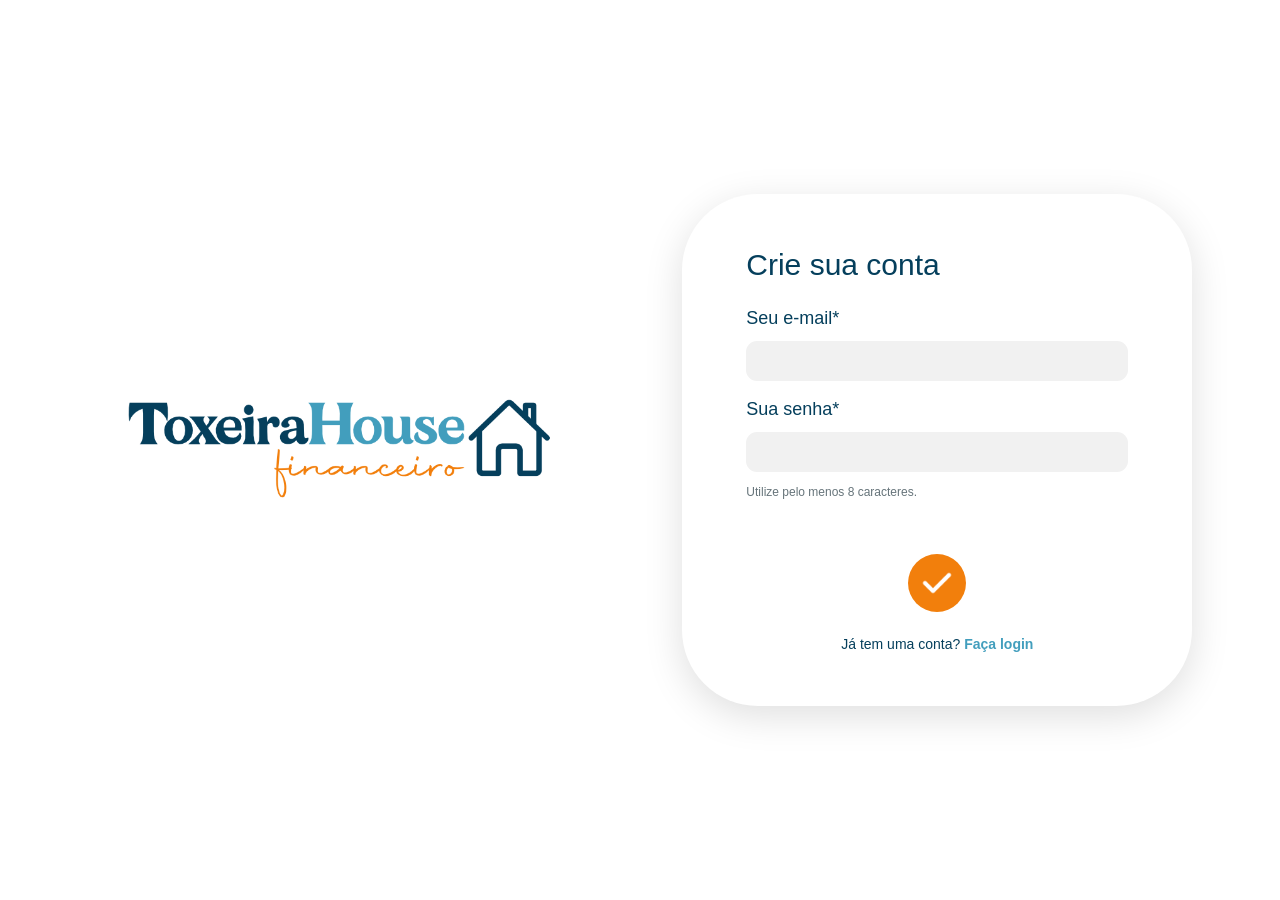
<file: cadastro.html>
<!DOCTYPE html>
<html lang="pt-BR">

<head>
    <meta charset="UTF-8">
    <meta name="viewport" content="width=device-width, initial-scale=1.0">

    <meta
        name="description"
        content="Crie sua conta no ToxeiraHouse Financeiro."
    >

    <title>Criar conta | ToxeiraHouse Financeiro</title>

    <link rel="stylesheet" href="css/login.css">
    <link rel="stylesheet" href="css/cadastro.css">

    <script src="js/cadastro.js" defer></script>
</head>

<body>

    <main class="cadastro-page">

        <!-- Logo -->
        <section class="logo-area">

            <a href="index.html" aria-label="Voltar para o login">
                <img
                    src="assets/logo/Sem título.png"
                    alt="ToxeiraHouse Financeiro"
                    class="logo"
                >
            </a>

        </section>

        <!-- Formulário de cadastro -->
        <section class="form-area">

            <div class="cadastro-card">

                <h1>Crie sua conta</h1>

                <form id="cadastro-form">

                    <!-- E-mail -->
                    <div class="form-group">

                        <label for="email">Seu e-mail*</label>

                        <input
                            type="email"
                            id="email"
                            name="email"
                            autocomplete="email"
                            maxlength="254"
                            required
                        >

                    </div>

                    <!-- Senha -->
                    <div class="form-group">

                        <label for="password">Sua senha*</label>

                        <input
                            type="password"
                            id="password"
                            name="password"
                            autocomplete="new-password"
                            minlength="8"
                            maxlength="128"
                            aria-describedby="password-help"
                            required
                        >

                        <small id="password-help" class="password-help">
                            Utilize pelo menos 8 caracteres.
                        </small>

                    </div>

                    <!-- Botão de confirmação -->
                    <button
                        type="submit"
                        class="confirm-button"
                        id="confirm-button"
                        aria-label="Criar minha conta"
                    >

                        <img
                            src="assets/icons/check.png"
                            alt=""
                            class="confirm-icon"
                        >

                    </button>

                    <!-- Mensagens da API -->
                    <p
                        id="cadastro-message"
                        class="cadastro-message"
                        role="status"
                        aria-live="polite"
                    ></p>

                    <p class="login-link">
                        Já tem uma conta?
                        <a href="index.html">Faça login</a>
                    </p>

                </form>

            </div>

        </section>

    </main>

</body>

</html>
</file>
<file: css/login.css>
/* ==========================
   CONFIGURAÇÕES GERAIS
========================== */

:root {
    --azul-claro: #9fe7f5;
    --azul-medio: #429ebd;
    --azul-escuro: #053f5c;
    --laranja: #f7ad19;
    --laranja-escuro: #f27f0c;
    --cinza-campo: #f1f1f1;
    --branco: #ffffff;
}

* {
    margin: 0;
    padding: 0;
    box-sizing: border-box;
}

body {
    min-height: 100vh;
    background-color: var(--branco);
    font-family: Arial, Helvetica, sans-serif;
    color: var(--azul-escuro);
}

button,
input {
    font: inherit;
}


/* ==========================
   LAYOUT PRINCIPAL
========================== */

.login-page {
    min-height: 100vh;
    width: 100%;

    display: grid;
    grid-template-columns: 1fr 1fr;
    align-items: center;

    padding: 40px 5.5%;
    gap: 50px;
}


/* ==========================
   LOGO
========================== */

.logo-area {
    display: flex;
    align-items: center;
    justify-content: center;
}

.logo {
    display: block;
    width: 100%;
    max-width: 440px;
    height: auto;
    object-fit: contain;
}


/* ==========================
   ÁREA DO FORMULÁRIO
========================== */

.form-area {
    display: flex;
    justify-content: center;
    align-items: center;
    width: 100%;
}

.login-card {
    width: 100%;
    max-width: 510px;

    padding: 54px 64px;

    background-color: var(--branco);
    border-radius: 76px;

    box-shadow: 0 10px 38px rgba(0, 0, 0, 0.13);
}


/* Título */

.login-card h1 {
    color: var(--azul-escuro);

    font-size: 30px;
    font-weight: 400;

    margin-bottom: 26px;
}


/* ==========================
   CAMPOS DO FORMULÁRIO
========================== */

.form-group {
    display: flex;
    flex-direction: column;
    gap: 12px;

    margin-bottom: 18px;
}

.form-group label {
    font-size: 18px;
    color: var(--azul-escuro);
}

.form-group input {
    width: 100%;
    height: 40px;

    padding: 0 12px;

    background-color: var(--cinza-campo);

    border: 1px solid transparent;
    border-radius: 11px;

    outline: none;

    transition: 0.2s;
}

.form-group input:focus {
    border-color: var(--azul-medio);
    box-shadow: 0 0 0 3px rgba(66, 158, 189, 0.15);
}


/* ==========================
   LEMBRAR-ME
========================== */

.remember-area {
    display: flex;
    align-items: center;
    gap: 12px;

    margin-top: 23px;
}

.remember-area input {
    width: 18px;
    height: 18px;

    accent-color: var(--azul-medio);
    cursor: pointer;
}

.remember-area label {
    font-size: 14px;
    cursor: pointer;
}


/* ==========================
   BOTÃO ENTRAR
========================== */

.login-button {
    width: 58px;
    height: 58px;

    display: flex;
    align-items: center;
    justify-content: center;

    margin: 24px auto 0;

    background-color: var(--laranja-escuro);

    border: none;
    border-radius: 50%;

    cursor: pointer;

    transition:
        background-color 0.2s,
        transform 0.2s;
}

.login-button:hover {
    background-color: var(--laranja);
    transform: translateY(-2px);
}

.login-button:focus-visible {
    outline: 3px solid var(--azul-medio);
    outline-offset: 4px;
}


/* Imagem da seta */

.arrow-icon {
    width: 32px;
    height: 32px;

    object-fit: contain;
}


/* ==========================
   LINK CRIAR CONTA
========================== */

.register-area {
    text-align: center;
    margin-top: 32px;
}

.register-area a {
    color: var(--azul-medio);

    font-size: 15px;
    font-weight: bold;

    text-decoration: none;
}

.register-area a:hover {
    color: var(--azul-escuro);
    text-decoration: underline;
}


/* ==========================
   TABLETS
========================== */

@media (max-width: 900px) {

    .login-page {
        gap: 28px;
        padding: 32px;
    }

    .logo {
        max-width: 340px;
    }

    .login-card {
        padding: 42px 38px;
        border-radius: 52px;
    }

    .login-card h1 {
        font-size: 25px;
    }

}


/* ==========================
   CELULARES
========================== */

@media (max-width: 650px) {

    .login-page {
        min-height: 100vh;

        display: flex;
        flex-direction: column;

        justify-content: flex-start;
        align-items: center;

        gap: 0;

        padding: 48px 18px 32px;
    }

    /* Logo centralizada acima do formulário */

    .logo-area {
        width: 100%;
        min-height: 132px;

        margin-bottom: 34px;
    }

    .logo {
        width: 84%;
        max-width: 290px;
    }

    /* Cartão de login */

    .form-area {
        width: 100%;
    }

    .login-card {
        width: 100%;
        max-width: 430px;

        padding: 34px 26px 30px;

        border-radius: 44px;
    }

    .login-card h1 {
        font-size: 21px;
        margin-bottom: 18px;
    }

    /* Campos */

    .form-group {
        gap: 8px;
        margin-bottom: 14px;
    }

    .form-group label {
        font-size: 14px;
    }

    .form-group input {
        height: 36px;
        border-radius: 8px;
    }

    /* Lembrar-me */

    .remember-area {
        gap: 9px;
        margin-top: 17px;
    }

    .remember-area input {
        width: 15px;
        height: 15px;
    }

    .remember-area label {
        font-size: 11px;
    }

    /* Botão */

    .login-button {
        width: 46px;
        height: 46px;
        margin-top: 16px;
    }

    .arrow-icon {
        width: 26px;
        height: 26px;
    }

    /* Criar conta */

    .register-area {
        margin-top: 21px;
    }

    .register-area a {
        font-size: 12px;
    }

}


/* ==========================
   CELULARES PEQUENOS
========================== */

@media (max-width: 360px) {

    .login-page {
        padding-left: 12px;
        padding-right: 12px;
    }

    .login-card {
        padding-left: 21px;
        padding-right: 21px;

        border-radius: 36px;
    }

}
</file>
<file: css/cadastro.css>
/* ==========================
   CADASTRO
   Mesmo estilo do login
========================== */

/* Cartão de cadastro */

.cadastro-card {
    width: 100%;
    max-width: 510px;

    padding: 54px 64px;

    background-color: var(--branco);
    border-radius: 76px;

    box-shadow: 0 10px 38px rgba(0, 0, 0, 0.13);
}

/* Título */

.cadastro-card h1 {
    color: var(--azul-escuro);

    font-size: 30px;
    font-weight: 400;

    margin-bottom: 26px;
}

/* Campos */

.cadastro-card .form-group {
    display: flex;
    flex-direction: column;
    gap: 12px;

    margin-bottom: 18px;
}

.cadastro-card .form-group label {
    font-size: 18px;
    color: var(--azul-escuro);
}

.cadastro-card .form-group input {
    width: 100%;
    height: 40px;

    padding: 0 12px;

    background-color: var(--cinza-campo);

    border: 1px solid transparent;
    border-radius: 11px;

    outline: none;
    transition: 0.2s;
}

.cadastro-card .form-group input:focus {
    border-color: var(--azul-medio);

    box-shadow: 0 0 0 3px rgba(66, 158, 189, 0.15);
}

/* Orientação sobre a senha */

.password-help {
    color: #66747a;
    font-size: 12px;
    line-height: 1.4;
}

/* Botão de confirmação */

.confirm-button {
    width: 58px;
    height: 58px;

    display: flex;
    align-items: center;
    justify-content: center;

    margin: 54px auto 0;

    background-color: var(--laranja-escuro);

    border: none;
    border-radius: 50%;

    cursor: pointer;

    transition:
        background-color 0.2s,
        transform 0.2s,
        opacity 0.2s;
}

.confirm-button:hover {
    background-color: var(--laranja);
    transform: translateY(-2px);
}

.confirm-button:focus-visible {
    outline: 3px solid var(--azul-medio);
    outline-offset: 4px;
}

.confirm-button:disabled {
    opacity: 0.6;
    cursor: wait;
    transform: none;
}

/* Imagem PNG de confirmação */

.confirm-icon {
    width: 32px;
    height: 32px;

    object-fit: contain;
}

/* Mensagens do cadastro */

.cadastro-message {
    margin-top: 20px;

    font-size: 14px;
    line-height: 1.5;
    text-align: center;

    overflow-wrap: anywhere;
}

.cadastro-message:empty {
    display: none;
}

/* Link para voltar ao login */

.login-link {
    margin-top: 24px;

    color: var(--azul-escuro);
    font-size: 14px;
    text-align: center;
}

.login-link a {
    color: var(--azul-medio);
    font-weight: bold;
    text-decoration: none;
}

.login-link a:hover {
    color: var(--azul-escuro);
    text-decoration: underline;
}

/* ==========================
   TABLETS
========================== */

@media (max-width: 900px) {

    .cadastro-card {
        padding: 42px 38px;
        border-radius: 52px;
    }

    .cadastro-card h1 {
        font-size: 25px;
    }

}

/* ==========================
   CELULARES
========================== */

@media (max-width: 650px) {

    .cadastro-card {
        width: 100%;
        max-width: 430px;

        padding: 34px 26px 30px;

        border-radius: 44px;
    }

    .cadastro-card h1 {
        font-size: 21px;
        margin-bottom: 18px;
    }

    .cadastro-card .form-group {
        gap: 8px;
        margin-bottom: 14px;
    }

    .cadastro-card .form-group label {
        font-size: 14px;
    }

    .cadastro-card .form-group input {
        height: 36px;
        border-radius: 8px;
    }

    .confirm-button {
        width: 46px;
        height: 46px;
        margin-top: 40px;
    }

    .confirm-icon {
        width: 26px;
        height: 26px;
    }

    .cadastro-message {
        font-size: 12px;
    }

    .login-link {
        margin-top: 20px;
        font-size: 12px;
    }

}

/* Celulares estreitos */

@media (max-width: 360px) {

    .cadastro-card {
        padding-right: 21px;
        padding-left: 21px;

        border-radius: 36px;
    }

}

/* ==========================
   CADASTRO COM LOGO À ESQUERDA
========================== */

.cadastro-page {
    min-height: 100vh;
    width: 100%;

    display: grid;
    grid-template-columns: 1fr 1fr;
    align-items: center;

    gap: 50px;
    padding: 40px 5.5%;
}

.cadastro-page .logo-area {
    display: flex;
    align-items: center;
    justify-content: center;

    width: 100%;
    min-height: auto;
    margin-bottom: 0;
}

.cadastro-page .logo {
    display: block;
    width: 100%;
    max-width: 440px;
    height: auto;
    object-fit: contain;
}

.cadastro-page .form-area {
    display: flex;
    justify-content: center;
    align-items: center;
    width: 100%;
}

/* Mantém o layout lado a lado em telas maiores */

@media (min-width: 651px) {
    .cadastro-page {
        display: grid;
        grid-template-columns: 1fr 1fr;
    }
}

/* Em celulares, mantém o comportamento responsivo */

@media (max-width: 650px) {
    .cadastro-page {
        display: flex;
        flex-direction: column;
        justify-content: flex-start;
        align-items: center;

        gap: 0;
        padding: 48px 18px 32px;
    }

    .cadastro-page .logo-area {
        width: 100%;
        min-height: 132px;
        margin-bottom: 34px;
    }

    .cadastro-page .logo {
        width: 84%;
        max-width: 290px;
    }
}
</file>
